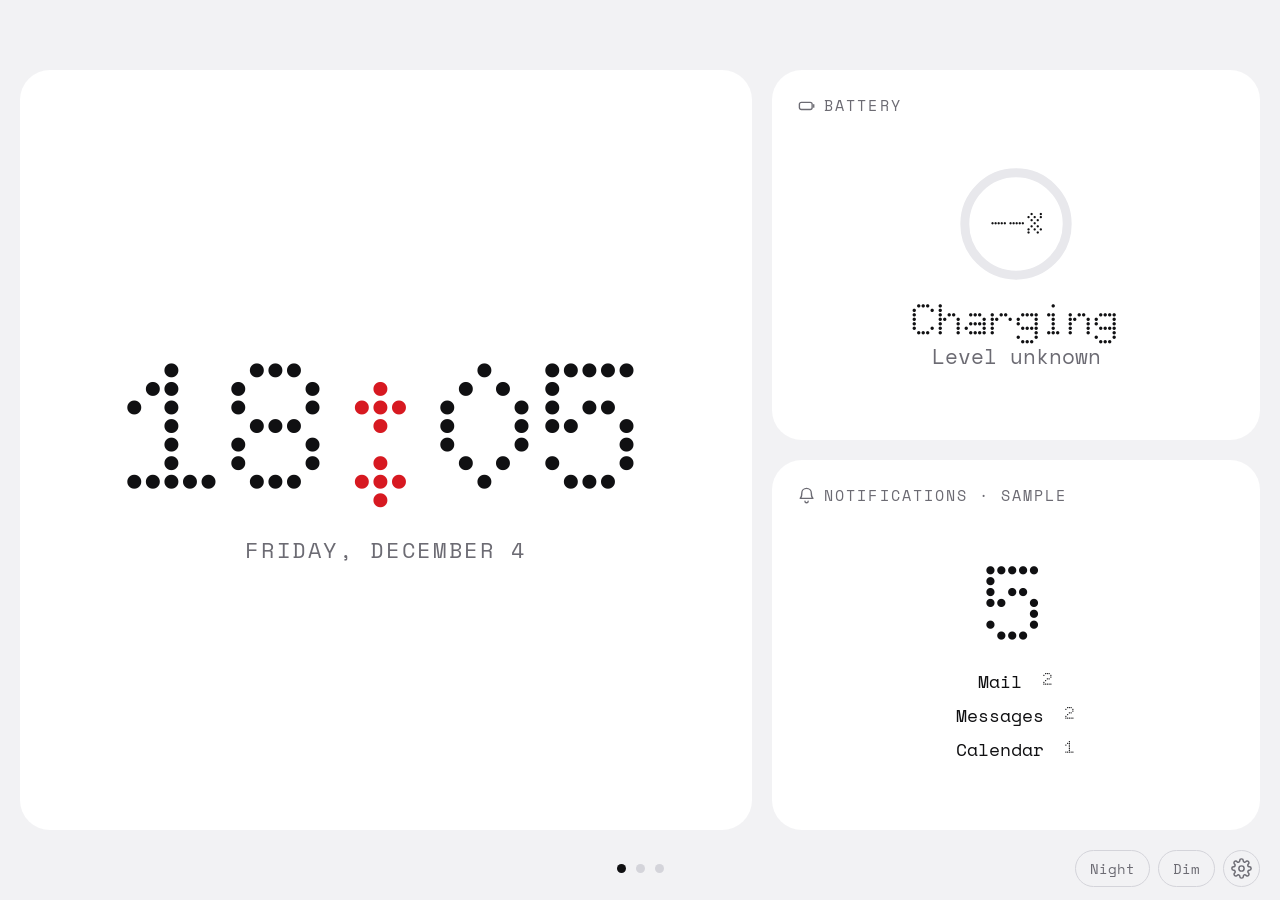
<file: web/index.html>
<!doctype html>
<html lang="en">
<head>
<meta charset="utf-8">
<meta name="viewport" content="width=device-width, initial-scale=1, viewport-fit=cover">
<title>Charge Dock</title>
<link rel="stylesheet" href="fonts/fonts.css">
<style>
  /* Layout: StandBy-style night dock. Landscape = clock tile left, swipeable tile pages right. Portrait = clock on top, tiles below. */
  :root {
    --bg: #050506;
    --surface: #121214;
    --surface-2: #1b1b1e;
    --line: #26262a;
    --fg: #f4f3f0;
    --muted: #7a7980;
    --accent: #d71921;
    --on-accent: #ffffff;
    --font: "Space Mono", ui-monospace, "SF Mono", Menlo, monospace;
    --dot: "Doto", "Space Mono", ui-monospace, monospace;
    --dot-weight: 700;
    --time-scale: 1;
    --h12-scale: 1;
    --dim-opacity: .3;
    --bar-h: 30px;   /* height of the bottom row (page dots and buttons) */
    /* The tiles sit in the middle of the screen: the room above them equals the room below (gap, bottom row, gap). */
    --top-inset: max(calc(var(--gap) * 2 + var(--bar-h)), env(safe-area-inset-top, 0px));
    --gap: clamp(12px, 3vmin, 20px);   /* the one spacing value: screen margins and the space between tiles */
    --inset-l: env(safe-area-inset-left, 0px);    /* the camera cutout or rounded corner, on whichever side it is */
    --inset-r: env(safe-area-inset-right, 0px);
    --side: max(var(--gap), var(--inset-l), var(--inset-r));   /* the same on both sides, so the dock sits centred on screen */
    color-scheme: dark;
  }
  :root[data-font="mono"] { --dot: "Space Mono", ui-monospace, "SF Mono", Menlo, monospace; --dot-weight: 400; --time-scale: .84; }
  :root[data-font="sans"] { --dot: system-ui, -apple-system, "Helvetica Neue", Roboto, sans-serif; --dot-weight: 200; --time-scale: .95; }
  :root[data-hour12="true"] { --h12-scale: .85; }
  :root[data-theme="light"] { --bg: #f2f2f4; --surface: #ffffff; --surface-2: #e8e8ec; --line: #d4d4da; --fg: #101012; --muted: #6c6b73; color-scheme: light; }
  [hidden] { display: none !important; }
  * { box-sizing: border-box; margin: 0; }
  html, body { height: 100%; }
  html { -webkit-tap-highlight-color: transparent; }   /* no blue flash on tap (Android WebView) */
  body {
    background: var(--bg); color: var(--fg); font-family: var(--font);
    padding-block: 0;
    padding-left: var(--side);
    padding-right: var(--side);
    overflow: hidden; -webkit-user-select: none; user-select: none;
  }
  button { font: inherit; color: inherit; background: none; border: 0; cursor: pointer; }
  button:focus-visible { outline: 2px solid var(--accent); outline-offset: 3px; }

  .dock { height: 100%; display: grid; grid-template-rows: minmax(0, 1fr) auto; gap: var(--gap); padding-block: var(--top-inset) var(--gap); transition: opacity .6s, transform 2s; }
  .dock.dim { opacity: var(--dim-opacity); }

  .stage { display: grid; grid-template-columns: minmax(0, 3fr) minmax(0, 2fr); gap: var(--gap); min-height: 0; }   /* the clock takes 60%, the tiles 40% */
  @media (max-aspect-ratio: 1/1) { .stage { grid-template-columns: 1fr; grid-template-rows: minmax(0, 3fr) minmax(0, 2fr); } }

  #battTile { touch-action: none; -webkit-touch-callout: none; }
  #battTile * { pointer-events: none; }   /* the whole tile is the target, wherever you press */
  .tile.clock { justify-content: center; align-items: center; cursor: pointer; container-type: normal; }
  .time { font-family: var(--dot); font-weight: var(--dot-weight); font-variation-settings: "ROND" 100; font-size: calc(min(14.5vw, 32vh) * var(--time-scale) * var(--h12-scale)); line-height: 1; letter-spacing: -.035em; font-variant-numeric: tabular-nums; white-space: nowrap; }
  @media (max-aspect-ratio: 1/1) { .time { font-size: calc(min(31vw, 22vh) * var(--time-scale) * var(--h12-scale)); } }
  :root[data-calm="true"] .colon { animation: none; }
  .colon { color: var(--accent); animation: pulse 2s steps(1) infinite; }
  .ampm:empty { display: none; }
  .ampm { font-family: var(--font); font-weight: 400; font-size: .2em; letter-spacing: .05em; margin-left: .25em; color: var(--muted); }
  @keyframes pulse { 50% { opacity: .25; } }
  .temp { margin-top: .8vmin; max-width: 100%; text-align: center; overflow-wrap: anywhere; color: var(--muted); font-size: clamp(12px, 2.4vmin, 20px); letter-spacing: .08em; text-transform: uppercase; }
  .date { margin-top: 1.6vmin; color: var(--muted); font-size: clamp(12px, 2.6vmin, 22px); font-weight: 400; letter-spacing: .12em; text-transform: uppercase; }

  .tiles { position: relative; min-height: 0; touch-action: pan-y; }
  .page { height: 100%; display: grid; grid-template-columns: minmax(0, 1fr); grid-template-rows: repeat(2, minmax(0, 1fr)); gap: var(--gap); animation: in .35s ease-out; }   /* two tiles, stacked */
  @media (max-aspect-ratio: 1/1) { .page { grid-template-columns: repeat(2, minmax(0, 1fr)); grid-template-rows: minmax(0, 1fr); } }   /* ...or side by side on a tall screen */
  .page.single { grid-template-columns: minmax(0, 1fr); grid-template-rows: minmax(0, 1fr); }
  @keyframes in { from { opacity: 0; transform: translateX(8px); } }
  .tile { background: var(--surface); border-radius: clamp(18px, 3.4vmin, 30px); padding: calc(var(--gap) * 1.25); display: flex; flex-direction: column; justify-content: space-between; min-width: 0; min-height: 0; overflow: hidden; container-type: size; }
  .label { display: flex; align-items: center; gap: .55em; color: var(--muted); font-size: clamp(10px, 1.9vmin, 14px); letter-spacing: .14em; text-transform: uppercase; }
  .label svg { width: 1.3em; height: 1.3em; flex: none; }
  .big { font-family: var(--dot); font-weight: var(--dot-weight); font-variation-settings: "ROND" 100; font-size: clamp(28px, 7.4vmin, 64px); line-height: 1; letter-spacing: -.02em; font-variant-numeric: tabular-nums; }
  .sub { color: var(--muted); font-size: clamp(12px, 2.3vmin, 17px); font-weight: 400; line-height: 1.4; }

  .ring { --ring: clamp(48px, min(38cqw, 66cqh), 220px); width: var(--ring); aspect-ratio: 1; position: relative; flex: none; }
  .ring svg { display: block; width: 100%; height: 100%; transform: rotate(-90deg); }   /* block: an inline svg left a gap under the circle, so the % sat lower than the ring's middle */
  .ring circle { fill: none; stroke-width: 7; }
  .ring .track { stroke: var(--surface-2); }
  .ring .fill { stroke: var(--accent); stroke-linecap: round; transition: stroke-dashoffset .8s; }
  .ring b { position: absolute; inset: 0; display: grid; place-items: center; font-family: var(--dot); font-weight: var(--dot-weight); font-variation-settings: "ROND" 100; font-size: calc(var(--ring) * .24); transform: translateX(.06em); }   /* the dot font leaves a little more room after the % than before the first digit */
  .batt { display: flex; align-items: center; gap: 4cqmin; min-width: 0; }

  .alarm .ampm, .alarm .big { white-space: nowrap; }
  .tiles .tile .alarm .big { font-size: clamp(22px, min(34cqh, 34cqw), 130px); }
  .tiles .tile .details .big { font-size: clamp(26px, min(34cqh, 40cqw), 140px); }
  #notifRows li span { min-width: 0; overflow: hidden; text-overflow: ellipsis; white-space: nowrap; }
  .notif { display: flex; align-items: center; gap: calc(var(--gap) * 1.5); min-width: 0; }
  .notif-side { flex: 1; min-width: 0; }
  #notifRows { list-style: none; padding: 0; margin: 0; display: grid; grid-template-columns: minmax(0, 1fr); min-width: 0; gap: .45em; font-size: clamp(12px, min(8cqh, 4cqw), 20px); color: var(--fg); }
  #notifRows li { display: flex; justify-content: space-between; gap: 1em; min-width: 0; }
  #notifRows li b { font-family: var(--dot); font-variation-settings: "ROND" 100; font-weight: var(--dot-weight); }
  #notifRows li.more { color: var(--muted); justify-content: flex-start; }
  #notifTile .sub { font-size: clamp(12px, min(8cqh, 4cqw), 20px); }
  .week { display: grid; grid-template-columns: repeat(7, minmax(0, 1fr)); gap: calc(var(--gap) * .5); text-align: center; }
  .week div { display: flex; flex-direction: column; align-items: center; justify-content: center; gap: .6em; padding: 12% 0; border-radius: 14px; background: var(--surface-2); color: var(--muted); font-size: clamp(11px, 4cqw, 20px); letter-spacing: 0; }
  .week b { font-family: var(--dot); font-variation-settings: "ROND" 100; font-weight: var(--dot-weight); font-size: clamp(18px, min(7.4cqw, 22cqh), 80px); line-height: 1; letter-spacing: 0; transform: translateX(.047em); color: var(--fg); opacity: .45; }
  .week .wn { display: none; }
  .week .today { color: var(--accent); box-shadow: inset 0 0 0 2px var(--accent); }
  .week .today b { color: var(--accent); opacity: 1; }
  .week .future b { opacity: 1; }
  .tiles .tile.tall > .week { flex: 1; margin-block: 10px 0; grid-auto-rows: minmax(0, 1fr); }

  /* Right-hand tiles: the content scales with its tile and sits centred under the label. */
  .tiles .tile > :last-child { margin-block: auto; }
  .tiles .label { font-size: clamp(10px, 4.6cqmin, 16px); }
  .tiles .tile .big { font-size: clamp(26px, min(34cqh, 60cqw), 170px); }
  .tiles .tile .sub { font-size: clamp(12px, min(8cqh, 11cqw), 26px); }
  .tiles .batt .big { font-size: clamp(22px, min(20cqh, 9cqw), 80px); }
  .tiles .batt .sub { font-size: clamp(11px, min(8cqh, 4cqw), 20px); }
  @container (max-aspect-ratio: 3/2) {   /* squarish or tall tile: one row per day (seven thin cards would not look right) */
    .week b { transform: none; }   /* the shift only matters for the centred day cards */
    .tiles .tile.tall > .week { grid-template-columns: 1fr; }
    .week div { flex-direction: row; justify-content: space-between; padding: 0 6cqw; font-size: clamp(12px, min(3.4cqh, 6cqw), 26px); }
    .week .wl { display: none; }
    .week .wn { display: inline; }
    .week b { font-size: clamp(22px, min(7cqh, 18cqw), 90px); }
  }
  @container (max-aspect-ratio: 11/10) {
    .tiles .tile .alarm .big { display: flex; flex-direction: column; align-items: center; line-height: .95; font-size: clamp(22px, min(25cqh, 52cqw), 150px); }
    .alarm .sep { display: none; }
    .alarm, .details { text-align: center; }
    .tiles .tile .details .big { font-size: clamp(26px, min(34cqh, 52cqw), 150px); }
  }
  /* Notifications stack their number over the rows only when the tile is tall enough; a short tile keeps them side by side. */
  @container (max-aspect-ratio: 8/5) and (min-height: 185px) {
    .notif { flex-direction: column; align-items: stretch; text-align: center; gap: 3cqmin; }
    #notifRows li { justify-content: center; gap: 1.2em; }
  }
  /* Battery and Notifications stack their contents once their tile is no wider than 8:5, which the narrow landscape column is. */
  @container (max-aspect-ratio: 8/5) {
    .batt { flex-direction: column; text-align: center; gap: 3cqmin; }
    .ring { --ring: clamp(44px, min(60cqw, 40cqh), 240px); }
    .tiles .batt .big { font-size: clamp(18px, min(13cqw, 14cqh), 90px); }
    .tiles .batt .sub { font-size: clamp(10px, min(5.5cqw, 6.5cqh), 24px); }
  }

  .bottom { height: var(--bar-h); display: grid; grid-template-columns: 1fr auto 1fr; align-items: center; color: var(--muted); font-size: clamp(11px, 2vmin, 14px); letter-spacing: .05em; }
  .dots { display: flex; gap: 10px; grid-column: 2; }
  .dots button { width: 9px; height: 9px; border-radius: 50%; background: var(--line); padding: 0; }
  .dots button[aria-current="true"] { background: var(--fg); }
  .pills { display: flex; gap: 8px; grid-column: 3; justify-self: end; }
  .pill { border: 1px solid var(--line); border-radius: 99px; padding: .5em 1em; color: var(--muted); }
  .pill[aria-pressed="true"] { color: var(--accent); border-color: var(--accent); }
  .pill.icon { padding: .5em; display: grid; place-items: center; }
  .pill.icon svg { width: 1.5em; height: 1.5em; }

  /* ---- settings ---- */
  .settings { position: fixed; inset: 0; z-index: 20; background: var(--bg); overflow-y: auto; padding-inline: var(--side); -webkit-user-select: none; user-select: none; }
  .sheet { max-width: 760px; margin-inline: auto; padding-bottom: 24px; }
  .sheet header { position: sticky; top: 0; display: flex; justify-content: space-between; align-items: center; padding-block: 14px 10px; background: var(--bg); z-index: 1; }
  .sheet h2 { font-family: var(--font); font-weight: 400; font-size: clamp(14px, 3vmin, 20px); letter-spacing: .14em; text-transform: uppercase; color: var(--muted); }
  #settingsClose { width: 40px; height: 40px; border-radius: 50%; background: var(--surface-2); font-size: 22px; line-height: 1; }
  .rows { display: grid; grid-template-columns: 1fr; gap: calc(var(--gap) * .7); }
  @media (min-aspect-ratio: 1/1) { .rows { grid-template-columns: 1fr 1fr; } }
  .row { background: var(--surface); border-radius: 18px; padding: 10px 14px; display: flex; align-items: center; justify-content: space-between; gap: 12px; min-height: 52px; }
  .rl { color: var(--fg); font-size: 13px; letter-spacing: .04em; }
  .seg { display: flex; border: 1px solid var(--line); border-radius: 99px; overflow: hidden; }
  .seg button { padding: .45em .9em; font-size: 12px; color: var(--muted); }
  .seg button[aria-pressed="true"] { background: var(--accent); color: var(--on-accent); }
  .swatches { display: flex; gap: 10px; }
  .swatches button { width: 26px; height: 26px; padding: 0; border-radius: 50%; background: var(--c); border: 2px solid transparent; }
  .swatches button[aria-pressed="true"] { border-color: var(--fg); box-shadow: 0 0 0 2px var(--surface) inset; }
  #customSwatch { --c: var(--surface-2); display: grid; place-items: center; color: var(--muted); }
  #customSwatch svg { width: 14px; height: 14px; }
  .row.custom { grid-column: 1 / -1; }
  .sliders { display: grid; gap: 10px; flex: 1; min-width: 0; }
  .sliders label { display: grid; grid-template-columns: 6.5em minmax(0, 1fr); align-items: center; gap: 10px; font-size: 12px; color: var(--muted); }
  .sliders input[type="range"] { -webkit-appearance: none; appearance: none; width: 100%; height: 12px; border-radius: 99px; background: var(--track); margin: 0; }
  .sliders input[type="range"]::-webkit-slider-thumb { -webkit-appearance: none; width: 24px; height: 24px; border-radius: 50%; background: #fff; border: 3px solid var(--bg); box-shadow: 0 0 0 1px var(--muted); }
  .sliders input[type="range"]::-moz-range-thumb { width: 18px; height: 18px; border-radius: 50%; background: #fff; border: 3px solid var(--bg); }
  #hue { --track: linear-gradient(90deg, hsl(0 100% 50%), hsl(60 100% 50%), hsl(120 100% 50%), hsl(180 100% 50%), hsl(240 100% 50%), hsl(300 100% 50%), hsl(360 100% 50%)); }
  #sat { --track: linear-gradient(90deg, hsl(var(--h) 0% var(--lp)), hsl(var(--h) 100% var(--lp))); }
  #lig { --track: linear-gradient(90deg, #000, hsl(var(--h) var(--sp) 50%), #fff); }
  #customHex { width: 8.2em; padding: .55em .7em; border: 1px solid var(--line); border-radius: 12px; background: var(--surface-2); color: var(--fg); font: inherit; font-size: 13px; letter-spacing: .04em; -webkit-user-select: text; user-select: text; text-transform: lowercase; }
  .field { width: 11em; padding: .55em .7em; border: 1px solid var(--line); border-radius: 12px; background: var(--surface-2); color: var(--fg); font: inherit; font-size: 13px; -webkit-user-select: text; user-select: text; }
  .field:focus-visible { outline: 2px solid var(--accent); outline-offset: 2px; }
  .field[aria-invalid="true"] { border-color: #ff5a4d; }
  #customHex:focus-visible { outline: 2px solid var(--accent); outline-offset: 2px; }
  #customHex[aria-invalid="true"] { border-color: #ff5a4d; }
  .step { display: flex; align-items: center; gap: 10px; }
  .step button { width: 32px; height: 32px; border-radius: 50%; background: var(--surface-2); font-size: 18px; line-height: 1; }
  .step output { min-width: 5.2em; text-align: center; font-size: 13px; color: var(--fg); font-variant-numeric: tabular-nums; }
  .switch { width: 46px; height: 28px; border-radius: 99px; background: var(--surface-2); position: relative; flex: none; transition: background .2s; }
  .switch::after { content: ""; position: absolute; top: 3px; left: 3px; width: 22px; height: 22px; border-radius: 50%; background: var(--muted); transition: transform .2s, background .2s; }
  .switch[aria-checked="true"] { background: var(--line); }
  .switch[aria-checked="true"]::after { background: var(--accent); transform: translateX(18px); }
  #resetSettings { margin-top: 14px; padding: .6em 1.2em; border: 1px solid var(--line); border-radius: 99px; color: var(--muted); font-size: 12px; }

  #flash { position: fixed; inset: 0; z-index: 100; background: radial-gradient(circle at 50% 50%, #fff 0, #fff 55%, var(--tint, #fff) 135%); box-shadow: inset 0 0 18vmin var(--tint, transparent); opacity: 0; pointer-events: none; }
  #orb { position: fixed; left: 50%; top: 50%; z-index: 99; width: 28px; height: 28px; border-radius: 50%; background: radial-gradient(circle, #fff 0 30%, var(--tint, #fff) 72%, transparent 100%); box-shadow: 0 0 24px 8px var(--tint, #fff); transform: translate(-50%, -50%); pointer-events: none; }
  body.red { --bg: #060102; --surface: #150607; --surface-2: #220a0c; --line: #301012; --fg: #e8352f; --muted: #7e211f; --accent: #ff5a4d; }
  @media (prefers-reduced-motion: reduce) { .colon, .page { animation: none; } .stage, .dock { transition: none; } }
</style>
</head>
<body>
<div class="dock" id="dock">
  <div class="stage" id="stage">
    <div class="clock tile">
      <div class="time" id="time" aria-live="off"><span id="hh">00</span><span class="colon">:</span><span id="mm">00</span><span class="ampm" id="ampm"></span></div>
      <div class="date" id="date"></div>
      <div class="temp" id="temp" hidden></div>
    </div>

    <div class="tiles" id="tiles">
      <section class="page" id="page0">
        <div class="tile" id="battTile">
          <div class="label"><svg viewBox="0 0 24 24" fill="none" stroke="currentColor" stroke-width="1.7" stroke-linecap="round" stroke-linejoin="round"><rect x="3" y="8" width="16" height="9" rx="2.5"/><path d="M21 11v3"/></svg>Battery</div>
          <div class="batt">
            <div class="ring">
              <svg viewBox="0 0 100 100"><circle class="track" cx="50" cy="50" r="40"/><circle class="fill" id="ringFill" cx="50" cy="50" r="40" stroke-dasharray="251.3" stroke-dashoffset="251.3"/></svg>
              <b id="pct">--%</b>
            </div>
            <div><div class="big" id="battBig">Charging</div><div class="sub" id="battSub">Level unknown</div></div>
          </div>
        </div>
        <div class="tile" id="notifTile" data-state="sample">
          <div class="label"><svg viewBox="0 0 24 24" fill="none" stroke="currentColor" stroke-width="1.7" stroke-linecap="round" stroke-linejoin="round"><path d="M6 9a6 6 0 1 1 12 0c0 5 2 6.5 2 6.5H4S6 14 6 9z"/><path d="M10 19a2 2 0 0 0 4 0"/></svg><span id="notifLabel">Notifications · sample</span></div>
          <div class="notif">
            <div class="big" id="notifTotal">0</div>
            <div class="notif-side">
              <ul id="notifRows"></ul>
              <div class="sub" id="notifMessage" hidden></div>
            </div>
          </div>
        </div>
      </section>

      <section class="page" id="page1" hidden>
        <div class="tile" id="alarmTile" data-state="sample">
          <div class="label"><svg viewBox="0 0 24 24" fill="none" stroke="currentColor" stroke-width="1.7" stroke-linecap="round" stroke-linejoin="round"><circle cx="12" cy="13" r="7.5"/><path d="M12 9v4l2.5 1.5M4 5l3-2M20 5l-3-2"/></svg><span id="alarmLabel">Next alarm \u00b7 sample</span></div>
          <div class="alarm">
            <div class="big" id="alarmTime"><span id="alarmH">--</span><span class="sep">:</span><span id="alarmM">--</span><span class="ampm" id="alarmAmpm"></span></div>
            <div class="sub" id="alarmWhen">&nbsp;</div>
          </div>
        </div>
        <div class="tile" id="detailsTile" data-state="sample">
          <div class="label"><svg viewBox="0 0 24 24" fill="none" stroke="currentColor" stroke-width="1.7" stroke-linecap="round" stroke-linejoin="round"><path d="M14 14.8V5a2 2 0 1 0-4 0v9.8a4 4 0 1 0 4 0z"/></svg><span id="detailsLabel">Battery details \u00b7 sample</span></div>
          <div class="details">
            <div class="big" id="detailsBig">&ndash;</div>
            <div class="sub" id="detailsSub">&nbsp;</div>
          </div>
        </div>
      </section>

      <section class="page single" id="page2" hidden>
        <div class="tile tall">
          <div class="label"><svg viewBox="0 0 24 24" fill="none" stroke="currentColor" stroke-width="1.7" stroke-linecap="round"><circle cx="5" cy="12" r="1.3"/><circle cx="12" cy="12" r="1.3"/><circle cx="19" cy="12" r="1.3"/></svg>This week</div>
          <div class="week" id="week"></div>
        </div>
      </section>
    </div>
  </div>

  <div class="bottom">
    <div class="dots" role="group" aria-label="Pages">
      <button aria-label="Page 1" aria-current="true" data-page="0"></button>
      <button aria-label="Page 2" aria-current="false" data-page="1"></button>
      <button aria-label="Page 3" aria-current="false" data-page="2"></button>
    </div>
    <div class="pills">
      <button class="pill" id="redBtn" aria-pressed="false">Night</button>
      <button class="pill" id="dimBtn">Dim</button>
      <button class="pill icon" id="settingsBtn" aria-label="Settings"><svg viewBox="0 0 24 24" fill="none" stroke="currentColor" stroke-width="1.7" stroke-linecap="round" stroke-linejoin="round"><circle cx="12" cy="12" r="3"/><path d="M19.4 15a1.7 1.7 0 0 0 .3 1.8l.1.1a2 2 0 1 1-2.8 2.8l-.1-.1a1.7 1.7 0 0 0-1.8-.3 1.7 1.7 0 0 0-1 1.5V21a2 2 0 1 1-4 0v-.1a1.7 1.7 0 0 0-1.1-1.5 1.7 1.7 0 0 0-1.8.3l-.1.1a2 2 0 1 1-2.8-2.8l.1-.1a1.7 1.7 0 0 0 .3-1.8 1.7 1.7 0 0 0-1.5-1H3a2 2 0 1 1 0-4h.1a1.7 1.7 0 0 0 1.5-1.1 1.7 1.7 0 0 0-.3-1.8l-.1-.1a2 2 0 1 1 2.8-2.8l.1.1a1.7 1.7 0 0 0 1.8.3H9a1.7 1.7 0 0 0 1-1.5V3a2 2 0 1 1 4 0v.1a1.7 1.7 0 0 0 1 1.5 1.7 1.7 0 0 0 1.8-.3l.1-.1a2 2 0 1 1 2.8 2.8l-.1.1a1.7 1.7 0 0 0-.3 1.8V9a1.7 1.7 0 0 0 1.5 1H21a2 2 0 1 1 0 4h-.1a1.7 1.7 0 0 0-1.5 1z"/></svg></button>
    </div>
  </div>
</div>

<div id="flash" aria-hidden="true" style="opacity:0"></div>
<div id="orb" aria-hidden="true" hidden></div>

<div class="settings" id="settings" role="dialog" aria-modal="true" aria-labelledby="settingsTitle" hidden>
  <div class="sheet">
    <header>
      <h2 id="settingsTitle">Settings</h2>
      <button id="settingsClose" aria-label="Close settings">&times;</button>
    </header>
    <div class="rows">
      <div class="row"><span class="rl">Clock font</span>
        <div class="seg"><button data-font="dot">Dot</button><button data-font="mono">Mono</button><button data-font="sans">Sans</button></div></div>
      <div class="row"><span class="rl">Theme</span>
        <div class="seg"><button data-themeopt="dark">Dark</button><button data-themeopt="light">Light</button><button data-themeopt="system">Device</button></div></div>
      <div class="row"><span class="rl">Accent colour</span>
        <div class="swatches">
          <button data-accent="#d71921" style="--c:#d71921" aria-label="Red"></button>
          <button data-accent="#ffb25b" style="--c:#ffb25b" aria-label="Amber"></button>
          <button data-accent="#5be28c" style="--c:#5be28c" aria-label="Green"></button>
          <button data-accent="#4aa3ff" style="--c:#4aa3ff" aria-label="Blue"></button>
          <button data-accent="#f4f3f0" style="--c:#f4f3f0" aria-label="White"></button>
          <button id="customSwatch" aria-label="Custom colour" aria-pressed="false"><svg viewBox="0 0 24 24" fill="none" stroke="currentColor" stroke-width="2" stroke-linecap="round" stroke-linejoin="round" aria-hidden="true"><path d="M17 3a2.83 2.83 0 1 1 4 4L7.5 20.5 2 22l1.5-5.5L17 3z"/></svg></button>
        </div></div>
      <div class="row custom" id="customRow" hidden>
        <div class="sliders">
          <label>Hue <input type="range" id="hue" min="0" max="360" value="0" aria-label="Hue"></label>
          <label>Saturation <input type="range" id="sat" min="0" max="100" value="100" aria-label="Saturation"></label>
          <label>Lightness <input type="range" id="lig" min="0" max="100" value="50" aria-label="Lightness"></label>
        </div>
        <input type="text" id="customHex" value="#d71921" maxlength="10" inputmode="text" autocomplete="off" autocapitalize="off" spellcheck="false" aria-label="Hex colour code" aria-invalid="false">
      </div>
      <div class="row"><span class="rl">Time format</span>
        <div class="seg"><button data-hour12="false">24-hour</button><button data-hour12="true">12-hour</button></div></div>
      <div class="row"><span class="rl">Temperature</span>
        <div class="seg"><button data-unit="C">&deg;C</button><button data-unit="F">&deg;F</button></div></div>
      <div class="row"><span class="rl">Weather city</span>
        <input type="text" id="cityInput" class="field" maxlength="60" placeholder="Automatic" autocomplete="off" autocapitalize="words" spellcheck="false" aria-label="Weather city" aria-invalid="false"></div>
      <div class="row"><span class="rl">Week starts on</span>
        <div class="seg"><button data-weekstart="1">Monday</button><button data-weekstart="0">Sunday</button></div></div>
      <div class="row"><span class="rl">Turn down visual effects</span>
        <button class="switch" id="setReduce" role="switch" aria-checked="false" aria-label="Turn down visual effects"></button></div>
      <div class="row"><span class="rl">Auto-dim at night</span>
        <button class="switch" id="setAuto" role="switch" aria-checked="true" aria-label="Auto-dim at night"></button></div>
      <div class="row"><span class="rl">Dim brightness</span>
        <div class="step"><button id="levelMinus" aria-label="Dimmer">&minus;</button><output id="levelValue">30%</output><button id="levelPlus" aria-label="Brighter">+</button></div></div>
      <div class="row"><span class="rl">Dim from</span>
        <div class="step"><button id="startMinus" aria-label="Start one hour earlier">&minus;</button><output id="startValue">22:00</output><button id="startPlus" aria-label="Start one hour later">+</button></div></div>
      <div class="row"><span class="rl">Dim until</span>
        <div class="step"><button id="endMinus" aria-label="End one hour earlier">&minus;</button><output id="endValue">07:00</output><button id="endPlus" aria-label="End one hour later">+</button></div></div>
    </div>
    <button id="resetSettings">Reset to defaults</button>
  </div>
</div>

<script src="dock-logic.js"></script>
<script>
  const $ = id => document.getElementById(id);
  const pad = n => String(n).padStart(2, '0');

  // ---- settings (stored on the device, validated on load) ----
  const KEY = 'charge-dock-settings';
  let S;
  try { S = DockLogic.normalizeSettings(JSON.parse(localStorage.getItem(KEY))); }
  catch (e) { S = DockLogic.normalizeSettings(null); }
  const saveSettings = () => { try { localStorage.setItem(KEY, JSON.stringify(S)); } catch (e) {} };

  let manual = null, lastNight = null, dayKey = '', customOpen = false;

  // Only touch the DOM when the text changed, so the blinking colon is never re-created.
  const setText = (id, text) => { const el = $(id); if (el.textContent !== text) el.textContent = text; };

  // ---- clock, date, week ----
  function tick() {
    const n = new Date();
    const t = DockLogic.formatTime(n, S.hour12);
    setText('hh', t.hh); setText('mm', t.mm); setText('ampm', t.suffix);
    if (typeof renderAlarm === 'function') renderAlarm();
    $('date').textContent = n.toLocaleDateString(undefined, { weekday: 'long', month: 'long', day: 'numeric' });
    const key = n.toDateString();
    if (key !== dayKey) {
      dayKey = key;
      $('week').innerHTML = DockLogic.weekStrip(n, S.weekStart).map(d =>
        '<div class="' + d.state + '"><span class="wl">' + d.letter + '</span><span class="wn">' + d.name + '</span><b>' + pad(d.day) + '</b></div>').join('');
    }
  }

  // ---- theme: dark, light, or the phone's choice; accent adjusted so it stays visible ----
  let systemDark = true, systemFromApp = false;
  try {
    const mq = matchMedia('(prefers-color-scheme: dark)');
    systemDark = mq.matches;
    mq.addEventListener('change', e => { if (systemFromApp) return; systemDark = e.matches; applyDimming(); });
  } catch (e) {}
  window.setSystemTheme = isDark => { systemFromApp = true; systemDark = !!isDark; applyDimming(); };
  function paintTheme(resolved) {
    const root = document.documentElement;
    const shown = DockLogic.visibleAccent(S.accent, resolved);
    root.dataset.theme = resolved;
    root.style.setProperty('--accent', shown);
    root.style.setProperty('--on-accent', DockLogic.onAccent(shown));
  }

  // ---- dimming: the schedule decides, the Dim pill overrides until the next boundary ----
  function applyDimming() {
    const night = DockLogic.isNight(new Date(), S.dimStart, S.dimEnd);
    if (night !== lastNight) { lastNight = night; manual = null; }
    const dim = manual !== null ? manual : (S.autoDim && night);
    $('dock').classList.toggle('dim', dim);
    paintTheme(DockLogic.resolveTheme(S.theme, systemDark, dim));
    $('dimBtn').textContent = dim ? 'Bright' : 'Dim';
    $('dimBtn').dataset.dim = String(dim);
  }

  // ---- apply settings to the page and the settings screen ----
  function applySettings(fromSlider = false) {
    const root = document.documentElement;
    root.dataset.font = S.font;
    root.dataset.hour12 = String(S.hour12);
    root.style.setProperty('--dim-opacity', String(S.dimLevel / 100));
    document.body.classList.toggle('red', S.red);
    const mark = (attr, value) => document.querySelectorAll('[data-' + attr + ']').forEach(b =>
      b.setAttribute('aria-pressed', String(b.dataset[attr] === String(value))));
    mark('font', S.font); mark('themeopt', S.theme); mark('unit', S.unit);
    if (document.activeElement !== $('cityInput')) $('cityInput').value = S.weatherCity ? S.weatherCity.name : ''; mark('accent', S.accent); mark('hour12', S.hour12); mark('weekstart', S.weekStart);
    const preset = DockLogic.ACCENTS.includes(S.accent);
    $('customSwatch').setAttribute('aria-pressed', String(!preset));
    if (preset) { $('customSwatch').style.removeProperty('--c'); $('customSwatch').style.removeProperty('color'); }
    else { $('customSwatch').style.setProperty('--c', S.accent); $('customSwatch').style.color = DockLogic.onAccent(S.accent); }
    $('customRow').hidden = preset && !customOpen;
    const hsl = DockLogic.hexToHsl(S.accent);
    if (!fromSlider) { $('hue').value = hsl.h; $('sat').value = hsl.s; $('lig').value = hsl.l; }
    $('customRow').style.setProperty('--h', $('hue').value);
    $('customRow').style.setProperty('--sp', $('sat').value + '%');
    $('customRow').style.setProperty('--lp', $('lig').value + '%');
    if (document.activeElement !== $('customHex')) $('customHex').value = S.accent;
    $('setAuto').setAttribute('aria-checked', String(S.autoDim));
    $('setReduce').setAttribute('aria-checked', String(S.reduceEffects));
    root.dataset.calm = String(S.reduceEffects);
    $('startValue').textContent = DockLogic.formatHour(S.dimStart, S.hour12);
    $('endValue').textContent = DockLogic.formatHour(S.dimEnd, S.hour12);
    $('levelValue').textContent = S.dimLevel + '%';
    $('redBtn').setAttribute('aria-pressed', String(S.red));
    dayKey = ''; tick(); applyDimming(); if (typeof renderWeather === 'function') { renderWeather(); renderAlarm(); renderDetails(); }
  }
  const change = fn => { fn(); saveSettings(); applySettings(); };

  // ---- settings screen ----
  const settings = $('settings');
  const openSettings = () => { settings.hidden = false; $('settingsClose').focus(); };
  const closeSettings = () => { settings.hidden = true; $('settingsBtn').focus(); };
  $('settingsBtn').onclick = openSettings;
  $('settingsClose').onclick = closeSettings;
  const actions = {
    setAuto: () => { S.autoDim = !S.autoDim; manual = null; },
    setReduce: () => { S.reduceEffects = !S.reduceEffects; },
    levelMinus: () => { S.dimLevel = Math.max(10, S.dimLevel - 10); },
    levelPlus: () => { S.dimLevel = Math.min(80, S.dimLevel + 10); },
    startMinus: () => { S.dimStart = (S.dimStart + 23) % 24; },
    startPlus: () => { S.dimStart = (S.dimStart + 1) % 24; },
    endMinus: () => { S.dimEnd = (S.dimEnd + 23) % 24; },
    endPlus: () => { S.dimEnd = (S.dimEnd + 1) % 24; },
    resetSettings: () => { S = DockLogic.normalizeSettings(null); manual = null; customOpen = false; },
    customSwatch: () => { customOpen = true; },
  };
  settings.addEventListener('click', e => {
    const b = e.target.closest('button'); if (!b) return;
    const d = b.dataset;
    if (d.font) change(() => { S.font = d.font; });
    else if (d.themeopt) change(() => { S.theme = d.themeopt; });
    else if (d.unit) change(() => { S.unit = d.unit; });
    else if (d.accent) change(() => { S.accent = d.accent; customOpen = false; });
    else if (d.hour12) change(() => { S.hour12 = d.hour12 === 'true'; });
    else if (d.weekstart) change(() => { S.weekStart = Number(d.weekstart); });
    else if (actions[b.id]) change(actions[b.id]);
  });

  $('customRow').addEventListener('input', e => {
    if (e.target.type !== 'range') return;
    S.accent = DockLogic.hslToHex(Number($('hue').value), Number($('sat').value), Number($('lig').value));
    saveSettings(); applySettings(true);
  });

  $('customHex').addEventListener('input', () => {
    const hex = DockLogic.parseHexInput($('customHex').value);
    $('customHex').setAttribute('aria-invalid', String(hex === null));
    if (hex === null) return;
    customOpen = true;
    S.accent = hex; saveSettings(); applySettings();
  });
  $('customHex').addEventListener('blur', () => {
    $('customHex').value = S.accent;
    $('customHex').setAttribute('aria-invalid', 'false');
  });

  // ---- quick controls ----
  $('dimBtn').onclick = () => { manual = $('dimBtn').dataset.dim !== 'true'; applyDimming(); };
  const toggleRed = () => change(() => { S.red = !S.red; });
  $('redBtn').onclick = toggleRed;
  const WOBBLE = 28;   // px a finger may drift during a hold before it counts as a slide
  const clockTile = document.querySelector('.tile.clock');
  clockTile.addEventListener('contextmenu', e => e.preventDefault());
  clockTile.onclick = toggleRed;   // tap the clock for Night mode

  // Swipe up from the lower part of the screen to leave, the way you close an app. In the screen saver the phone's own
  // gesture bar is hidden, so the dock handles this itself. Touch events keep arriving while the page is being panned.
  let swipe = null;
  const swipeStart = (x, y) => { swipe = (window.DockHost && typeof window.DockHost.exit === 'function' && settings.hidden && y >= innerHeight * 0.5) ? { x, y } : null; };
  const swipeMove = (x, y) => {
    if (!swipe) return;
    const up = swipe.y - y, across = Math.abs(x - swipe.x);
    if (up > 60 && up > across * 1.5) { swipe = null; window.DockHost.exit(); }
  };
  document.addEventListener('touchstart', e => { if (e.touches.length === 1) swipeStart(e.touches[0].clientX, e.touches[0].clientY); else swipe = null; }, { passive: true });
  document.addEventListener('touchmove', e => { if (e.touches.length === 1) swipeMove(e.touches[0].clientX, e.touches[0].clientY); }, { passive: true });
  ['touchend', 'touchcancel'].forEach(t => document.addEventListener(t, () => { swipe = null; }, { passive: true }));
  document.addEventListener('pointerdown', e => { if (e.pointerType === 'mouse') swipeStart(e.clientX, e.clientY); });
  document.addEventListener('pointermove', e => { if (e.pointerType === 'mouse') swipeMove(e.clientX, e.clientY); });
  document.addEventListener('pointerup', e => { if (e.pointerType === 'mouse') swipe = null; });

  // ---- pages: dots, arrow keys, swipe ----
  let page = 0;
  function setPage(p) {
    page = Math.max(0, Math.min(2, p));
    for (let i = 0; i < 3; i++) $('page' + i).hidden = page !== i;
    document.querySelectorAll('.dots button').forEach(b => b.setAttribute('aria-current', String(Number(b.dataset.page) === page)));
  }
  document.querySelectorAll('.dots button').forEach(b => { b.onclick = () => setPage(Number(b.dataset.page)); });
  let startX = null;
  $('tiles').addEventListener('pointerdown', e => { startX = e.clientX; });
  $('tiles').addEventListener('pointerup', e => {
    if (startX !== null && Math.abs(e.clientX - startX) > 50) setPage(page + (e.clientX < startX ? 1 : -1));
    startX = null;
  });
  $('tiles').addEventListener('pointercancel', () => { startX = null; });
  addEventListener('keydown', e => {
    if (e.key === 'Escape' && !settings.hidden) closeSettings();
    else if (settings.hidden && e.key === 'ArrowRight') setPage(page + 1);
    else if (settings.hidden && e.key === 'ArrowLeft') setPage(page - 1);
  });

  // ---- battery: the Android app calls window.setBattery(level 0..1 or -1, charging, secondsToFull or -1, pluggedIn, source, speed) ----
  let lastBattery = [-1, true, -1, true, '', ''], eggRunning = false, lastFlashAgent = null;
  function renderBattery() {
    const [level, charging, secsToFull, pluggedIn, source, speed] = lastBattery;
    const t = DockLogic.batteryText(level, charging, secsToFull, pluggedIn, source, speed);
    const known = Number.isFinite(level) && level >= 0;
    $('pct').textContent = t.pct;
    $('battBig').textContent = t.big;
    $('battSub').textContent = t.sub;
    $('ringFill').style.strokeDashoffset = String(known ? 251.3 * (1 - Math.min(level, 1)) : 251.3);
  }
  // source is 'ac', 'usb', 'wireless', 'dock' or ''; speed is 'fast', 'normal', 'slow' or '' (the phone doesn't say)
  window.setBattery = (level, charging, secsToFull, pluggedIn = charging, source = '', speed = '') => {
    lastBattery = [level, charging, secsToFull, pluggedIn, source, speed];
    if (!eggRunning) renderBattery();   // a hidden effect may be showing; the newest reading appears when it ends
  };
  window.setBattery(-1, true, -1);

  // ---- weather: shown only when the internet answers; offline or on any failure the line is not there at all ----
  let weather = null, ipLocation = null, weatherRun = 0, retryTimer = null;
  function renderWeather() {
    const line = DockLogic.weatherLine(weather, S.unit), el = $('temp');
    el.textContent = line;
    el.hidden = !line;
  }
  async function getJson(url) {
    const abort = new AbortController(), timer = setTimeout(() => abort.abort(), 10000);
    try {
      const r = await fetch(url, { signal: abort.signal });
      if (!r.ok) throw new Error('http ' + r.status);
      return await r.json();
    } finally { clearTimeout(timer); }
  }
  async function refreshWeather() {
    const run = ++weatherRun;                       // only the newest request may change what is shown
    clearTimeout(retryTimer);
    let result = null;
    try {
      if (navigator.onLine === false) throw new Error('offline');
      let loc = S.weatherCity;                      // the city from Settings, else a rough location from the connection
      if (!loc) { ipLocation = ipLocation || DockLogic.parseIpLocation(await getJson(DockLogic.IP_LOCATION_URL)); loc = ipLocation; }
      const f = loc && DockLogic.parseForecast(await getJson(DockLogic.forecastUrl(loc.lat, loc.lon)));
      result = f ? { ...f, name: loc.name } : null;
    } catch (e) { ipLocation = null; }
    if (run !== weatherRun) return;
    weather = result;
    renderWeather();
    if (!weather) retryTimer = setTimeout(refreshWeather, 5 * 60 * 1000);   // try again in a few minutes
  }
  async function commitCity() {
    const input = $('cityInput'), text = input.value.trim();
    if (!text) { S.weatherCity = null; input.setAttribute('aria-invalid', 'false'); saveSettings(); refreshWeather(); return; }
    try {
      const found = DockLogic.parseGeocode(await getJson(DockLogic.geocodeUrl(text)));
      if (!found) throw new Error('not found');
      S.weatherCity = found; input.value = found.name; input.setAttribute('aria-invalid', 'false');
      saveSettings(); refreshWeather();
    } catch (e) { input.setAttribute('aria-invalid', 'true'); }   // not found, or no connection: leave the weather as it is
  }
  $('cityInput').addEventListener('change', commitCity);
  $('cityInput').addEventListener('keydown', e => { if (e.key === 'Enter') e.target.blur(); });
  addEventListener('online', refreshWeather);
  setInterval(refreshWeather, 30 * 60 * 1000);

  // ---- next alarm: the Android app calls setNextAlarm(epochMillis, or null for none) ----
  let alarmState = window.DockHost ? 'none' : 'sample', alarmMs = null;   // in a plain browser: a labelled sample
  const sampleAlarmMs = () => { const n = new Date(), a = new Date(n.getFullYear(), n.getMonth(), n.getDate(), 7, 0); if (a <= n) a.setDate(a.getDate() + 1); return a.getTime(); };
  function renderAlarm() {
    const a = DockLogic.alarmSummary(alarmState === 'sample' ? sampleAlarmMs() : alarmMs, Date.now(), S.hour12);
    $('alarmTile').dataset.state = a.none ? 'none' : alarmState;
    setText('alarmLabel', alarmState === 'sample' ? 'Next alarm \u00b7 sample' : 'Next alarm');
    setText('alarmH', a.none ? '--' : a.hh);
    setText('alarmM', a.none ? '--' : a.mm);
    setText('alarmAmpm', a.none ? '' : a.suffix);
    setText('alarmWhen', a.none ? 'No alarm set' : a.when + (a.day ? ' \u00b7 ' + a.day : ''));
  }
  window.setNextAlarm = ms => { alarmState = 'ready'; alarmMs = Number.isFinite(ms) ? ms : null; renderAlarm(); };

  // ---- battery details: the app calls setBatteryDetails(temperatureC | null, millivolts | null, healthCode) ----
  let detailsState = window.DockHost ? 'waiting' : 'sample', details = [null, null, 0];
  function renderDetails() {
    const [t, mv, h] = detailsState === 'sample' ? [31.2, 4210, 2] : details;
    const d = DockLogic.batteryDetailsText(t, mv, h, S.unit);
    $('detailsTile').dataset.state = detailsState;
    setText('detailsLabel', detailsState === 'sample' ? 'Battery details \u00b7 sample' : 'Battery details');
    setText('detailsBig', d.big);
    setText('detailsSub', d.sub);
  }
  window.setBatteryDetails = (t, mv, h) => { detailsState = 'ready'; details = [t, mv, h]; renderDetails(); };
  renderAlarm(); renderDetails();

  // ---- notifications: the Android app calls setNotifications([{app, count}, ...]) and setNotificationAccess(bool) ----
  const SAMPLE_NOTIFICATIONS = [{ app: 'Messages', count: 2 }, { app: 'Mail', count: 2 }, { app: 'Calendar', count: 1 }];
  let notifState = window.DockHost ? 'needs-access' : 'sample';     // in a plain browser: sample data
  let notifItems = notifState === 'sample' ? SAMPLE_NOTIFICATIONS : [];
  function renderNotifications() {
    $('notifTile').dataset.state = notifState;
    $('notifLabel').textContent = notifState === 'sample' ? 'Notifications \u00b7 sample' : 'Notifications';
    const rowsEl = $('notifRows'), msg = $('notifMessage');
    rowsEl.textContent = '';
    if (notifState === 'needs-access') {
      $('notifTotal').textContent = '\u2013';
      msg.textContent = 'Turn on notification access in the Charge Dock app';
      msg.hidden = false;
      return;
    }
    const s = DockLogic.summarizeNotifications(notifItems);
    $('notifTotal').textContent = s.totalLabel;
    s.rows.forEach(r => {
      const li = document.createElement('li'), name = document.createElement('span'), count = document.createElement('b');
      name.textContent = r.app; count.textContent = r.label;      // textContent: app names are never treated as HTML
      li.append(name, count); rowsEl.append(li);
    });
    if (s.more > 0) { const li = document.createElement('li'); li.className = 'more'; li.textContent = '+' + s.more + ' more'; rowsEl.append(li); }
    msg.textContent = 'Nothing new';
    msg.hidden = s.total > 0;
  }
  window.setNotifications = items => { notifState = 'ready'; notifItems = Array.isArray(items) ? items : []; renderNotifications(); };
  window.setNotificationAccess = granted => {
    if (!granted) { notifState = 'needs-access'; notifItems = []; } else if (notifState === 'needs-access') { notifState = 'ready'; }
    renderNotifications();
  };
  renderNotifications();

  // ---- hidden: hold the battery tile for two seconds ----
  // The ring charges up to 100%, then one of the agents with a flash ability flashes the screen white, once, and everything returns.
  let eggPhase = 'idle', eggCounter = null;       // idle -> charging (only while you keep holding) -> flashing
  function runEgg() {
    eggRunning = true;
    eggPhase = 'charging';
    const f = DockLogic.pickFlash(Math.random(), lastFlashAgent);
    const reduce = matchMedia('(prefers-reduced-motion: reduce)').matches;   // people who asked for less motion get no orb and no white flash
    const ring = $('ringFill'), start = lastBattery[0], { chargeMs } = DockLogic.EGG;
    // 1. the ring charges up, the percentage counting with it. Letting go before 100% puts everything back (abortCharge).
    ring.style.transition = 'stroke-dashoffset ' + chargeMs + 'ms linear';
    ring.style.strokeDashoffset = '0';
    let elapsed = 0;
    eggCounter = setInterval(() => {
      elapsed += 50;
      $('pct').textContent = DockLogic.chargePercent(start, elapsed, chargeMs) + '%';
      if (elapsed < chargeMs) return;
      clearInterval(eggCounter); eggCounter = null;
      eggPhase = 'flashing';
      lastFlashAgent = f.agent;
      $('pct').textContent = '100%';
      $('battBig').textContent = 'Fully flashed';
      $('battSub').hidden = true;
      reduce ? setTimeout(endEgg, 1500) : flashPhase(f);
    }, 50);
  }
  // You let go (or slid away) before the ring was full: back to normal, and it never goes on to 100%.
  function abortCharge() {
    if (eggPhase !== 'charging') return;
    clearInterval(eggCounter); eggCounter = null;
    eggPhase = 'idle';
    const ring = $('ringFill');
    ring.style.transition = 'stroke-dashoffset 400ms ease-out';   // the ring drops back smoothly
    eggRunning = false;
    renderBattery();
    setTimeout(() => { ring.style.transition = ''; }, 450);
  }
  function flashPhase(f) {
    const flash = $('flash'), orb = $('orb');
    flash.dataset.agent = f.id;
    flash.style.setProperty('--tint', f.tint);
    orb.style.setProperty('--tint', f.tint);
    orb.hidden = false;
    if (orb.animate) {
      orb.animate(
        f.points.map(([x, y, scale = 1]) => ({ left: x + '%', top: y + '%', transform: 'translate(-50%, -50%) scale(' + scale + ')' })),
        { duration: f.windup, easing: 'ease-in', fill: 'forwards' });
    }
    setTimeout(() => {
      orb.hidden = true;                      // 2. the orb pops...
      flash.style.transition = 'none';
      flash.style.opacity = '1';              // ...and the screen goes white once
      setTimeout(() => { flash.style.transition = 'opacity ' + f.fade + 'ms ease-out'; flash.style.opacity = '0'; }, f.hold);
      setTimeout(() => { delete flash.dataset.agent; endEgg(); }, f.hold + f.fade);
    }, f.windup);
  }
  function endEgg() {
    $('ringFill').style.transition = '';
    eggPhase = 'idle';
    eggRunning = false;
    $('battSub').hidden = false;
    renderBattery();
  }
  const battTile = $('battTile');
  let eggTimer = null, eggX = 0, eggY = 0;
  const cancelEgg = () => { clearTimeout(eggTimer); eggTimer = null; abortCharge(); };
  battTile.addEventListener('pointerdown', e => {
    if (eggRunning || S.reduceEffects) return;
    eggX = e.clientX; eggY = e.clientY; cancelEgg();
    try { battTile.setPointerCapture(e.pointerId); } catch (err) {}
    eggTimer = setTimeout(() => { eggTimer = null; runEgg(); }, DockLogic.EGG.holdMs);
  });
  battTile.addEventListener('pointermove', e => { if ((eggTimer || eggPhase === 'charging') && Math.hypot(e.clientX - eggX, e.clientY - eggY) > WOBBLE) cancelEgg(); });
  ['pointerup', 'pointercancel', 'pointerleave'].forEach(t => battTile.addEventListener(t, cancelEgg));
  battTile.addEventListener('contextmenu', e => e.preventDefault());

  // ---- keep the screen on (when the browser allows it) ----
  async function keepAwake() { try { if (navigator.wakeLock) await navigator.wakeLock.request('screen'); } catch (e) {} }
  keepAwake(); document.addEventListener('visibilitychange', () => { if (!document.hidden) keepAwake(); });

  // ---- burn-in protection: drift the whole dock a few pixels every 2 minutes ----
  setInterval(() => {
    $('dock').style.transform = 'translate(' + (Math.random() * 12 - 6).toFixed(1) + 'px,' + (Math.random() * 12 - 6).toFixed(1) + 'px)';
  }, 120000);

  applySettings();
  refreshWeather();
  setInterval(tick, 1000);
  setInterval(applyDimming, 5000);
</script>
</body>
</html>
</file>
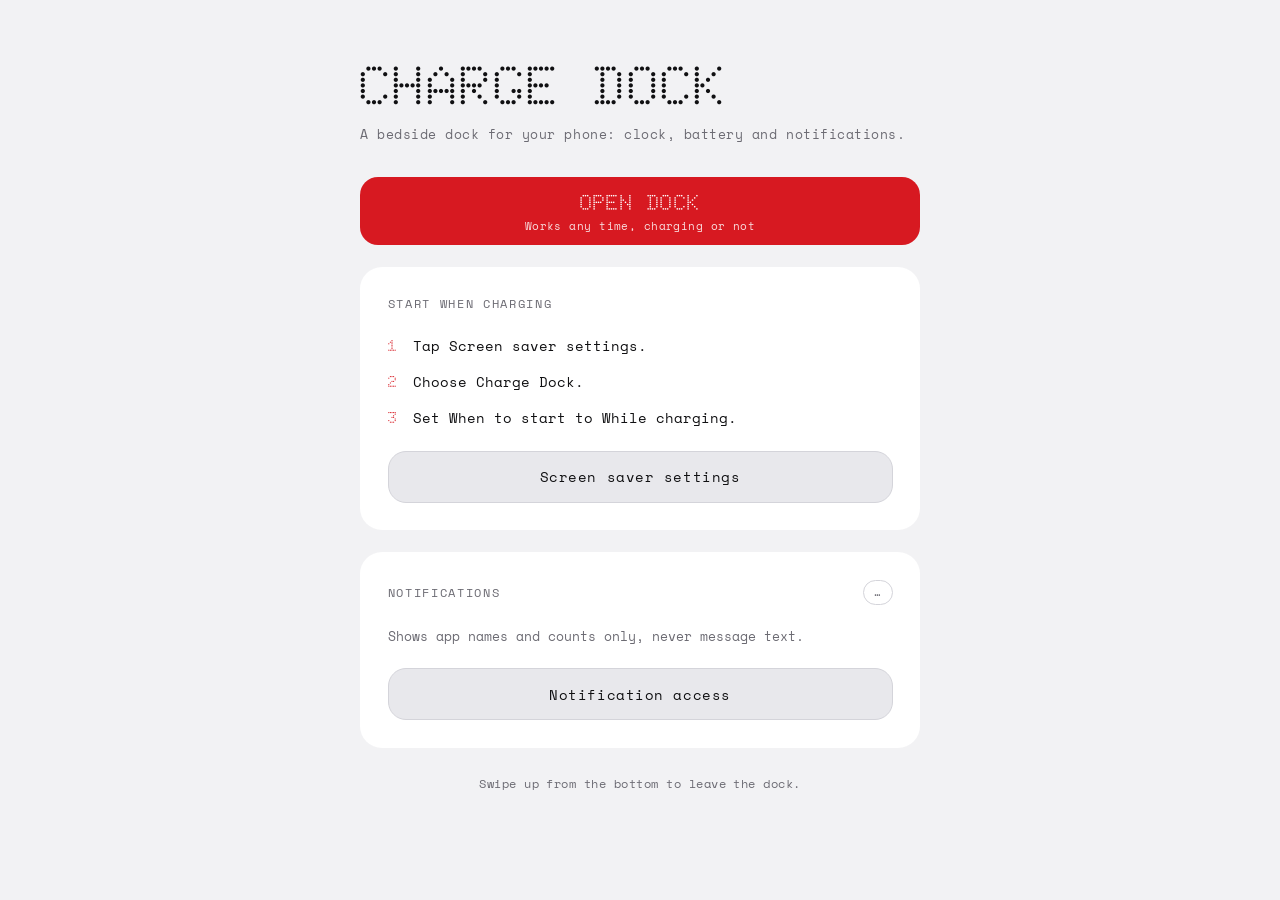
<file: web/setup.html>
<!doctype html>
<html lang="en">
<head>
<meta charset="utf-8">
<meta name="viewport" content="width=device-width, initial-scale=1, viewport-fit=cover">
<title>Charge Dock</title>
<link rel="stylesheet" href="fonts/fonts.css">
<style>
  /* The app's own front page. Same look as the dock: black, dot-matrix type, Nothing red. */
  :root {
    --bg: #050506; --surface: #121214; --surface-2: #1b1b1e; --line: #26262a;
    --fg: #f4f3f0; --muted: #7a7980; --accent: #d71921; --on-accent: #ffffff; --good: #5be28c;
    --font: "Space Mono", ui-monospace, "SF Mono", Menlo, monospace;
    --dot: "Doto", "Space Mono", ui-monospace, monospace;
    --gap: clamp(14px, 4vw, 22px);
    --side: max(var(--gap), env(safe-area-inset-left, 0px), env(safe-area-inset-right, 0px));   /* equal on both sides so the page sits centred */
    color-scheme: dark;
  }
  :root[data-theme="light"] { --bg: #f2f2f4; --surface: #ffffff; --surface-2: #e8e8ec; --line: #d4d4da; --fg: #101012; --muted: #6c6b73; --good: #1f9d55; color-scheme: light; }
  * { box-sizing: border-box; margin: 0; }
  html { -webkit-tap-highlight-color: transparent; }
  body { background: var(--bg); color: var(--fg); font-family: var(--font); -webkit-user-select: none; user-select: none;
    padding: max(40px, calc(var(--gap) * 2.6), env(safe-area-inset-top, 0px)) var(--side) max(var(--gap), env(safe-area-inset-bottom, 0px)) var(--side); }
  .wrap { max-width: 560px; margin-inline: auto; display: grid; gap: var(--gap); }
  header { display: grid; gap: calc(var(--gap) * .4); padding-bottom: calc(var(--gap) * .5); }
  #title { font-family: var(--dot); font-variation-settings: "ROND" 100; font-weight: 700; font-size: clamp(34px, 11vw, 56px); line-height: 1.05; letter-spacing: -.01em; text-transform: uppercase; }
  .lead { color: var(--muted); font-size: 13px; letter-spacing: .04em; line-height: 1.5; }
  button { font: inherit; color: inherit; border: 0; cursor: pointer; width: 100%; border-radius: 18px; min-height: 52px; padding: 0 1.2em; letter-spacing: .04em; font-size: 14px; }
  button:focus-visible { outline: 2px solid var(--accent); outline-offset: 3px; }
  button:active { filter: brightness(1.15); }
  #openDock { min-height: 68px; background: var(--accent); color: var(--on-accent); display: grid; gap: .15em; place-content: center; text-align: center; }
  #openDock b { font-family: var(--dot); font-variation-settings: "ROND" 100; font-weight: 700; font-size: 22px; letter-spacing: .02em; text-transform: uppercase; }
  #openDock small { font-size: 11px; opacity: .85; letter-spacing: .04em; }
  .card { background: var(--surface); border-radius: 22px; padding: calc(var(--gap) * 1.25); display: grid; gap: var(--gap); }
  .card-head { display: flex; align-items: center; justify-content: space-between; gap: 12px; }
  h2 { font-weight: 400; font-size: 12px; letter-spacing: .14em; text-transform: uppercase; color: var(--muted); }
  ol { list-style: none; padding: 0; display: grid; gap: .8em; counter-reset: step; }
  ol li { counter-increment: step; display: grid; grid-template-columns: 1.8em 1fr; align-items: baseline; font-size: 14px; line-height: 1.45; }
  ol li::before { content: counter(step); font-family: var(--dot); font-variation-settings: "ROND" 100; font-weight: 700; color: var(--accent); font-size: 16px; }
  .card p { color: var(--muted); font-size: 13px; line-height: 1.5; }
  .secondary { background: var(--surface-2); border: 1px solid var(--line); }
  #notifStatus { padding: .3em .9em; border-radius: 99px; border: 1px solid var(--line); font-size: 11px; letter-spacing: .1em; text-transform: uppercase; color: var(--muted); }
  #notifStatus[data-state="on"] { color: var(--good); border-color: var(--good); }
  #notifStatus[data-state="off"] { color: var(--accent); border-color: var(--accent); }
  .tip { color: var(--muted); font-size: 12px; letter-spacing: .04em; text-align: center; line-height: 1.5; padding-block: calc(var(--gap) * .25); }
</style>
</head>
<body>
<main class="wrap">
  <header>
    <h1 id="title">Charge Dock</h1>
    <p class="lead">A bedside dock for your phone: clock, battery and notifications.</p>
  </header>

  <button id="openDock"><b>Open dock</b><small>Works any time, charging or not</small></button>

  <section class="card" id="startCard">
    <div class="card-head"><h2>Start when charging</h2></div>
    <ol>
      <li>Tap Screen saver settings.</li>
      <li>Choose Charge Dock.</li>
      <li>Set When to start to While charging.</li>
    </ol>
    <button class="secondary" id="screenSaver">Screen saver settings</button>
  </section>

  <section class="card" id="notifCard">
    <div class="card-head"><h2>Notifications</h2><span id="notifStatus" data-state="unknown">&hellip;</span></div>
    <p>Shows app names and counts only, never message text.</p>
    <button class="secondary" id="notifAccess">Notification access</button>
  </section>

  <p class="tip">Swipe up from the bottom to leave the dock.</p>
</main>

<script src="dock-logic.js"></script>
<script>
  const $ = id => document.getElementById(id);
  // ---- theme: the same saved choice as the dock (dark, light or the phone's), and the same accent colour ----
  let S;
  try { S = DockLogic.normalizeSettings(JSON.parse(localStorage.getItem('charge-dock-settings'))); }
  catch (e) { S = DockLogic.normalizeSettings(null); }
  let systemDark = true, systemFromApp = false;
  function paint() {
    const resolved = DockLogic.resolveTheme(S.theme, systemDark, false);
    const accent = DockLogic.visibleAccent(S.accent, resolved), root = document.documentElement;
    root.dataset.theme = resolved;
    root.style.setProperty('--accent', accent);
    root.style.setProperty('--on-accent', DockLogic.onAccent(accent));
    const h = window.SetupHost;
    if (h && typeof h.setTheme === 'function') h.setTheme(resolved === 'dark');   // lets the app colour the status bar to match
  }
  try {
    const mq = matchMedia('(prefers-color-scheme: dark)');
    systemDark = mq.matches;
    mq.addEventListener('change', e => { if (systemFromApp) return; systemDark = e.matches; paint(); });
  } catch (e) {}
  window.setSystemTheme = isDark => { systemFromApp = true; systemDark = !!isDark; paint(); };
  paint();

  // The Android app provides window.SetupHost; in a plain browser the buttons simply do nothing.
  const call = name => () => { const h = window.SetupHost; if (h && typeof h[name] === 'function') h[name](); };
  $('openDock').onclick = call('openDock');
  $('screenSaver').onclick = call('openScreenSaverSettings');
  $('notifAccess').onclick = call('openNotificationAccess');
  // The app reports whether notification access is granted, on load and each time you come back to this page.
  window.setNotificationAccess = granted => {
    const el = $('notifStatus');
    el.dataset.state = granted ? 'on' : 'off';
    el.textContent = granted ? 'On' : 'Off';
  };
</script>
</body>
</html>
</file>
<file: web/fonts/fonts.css>
/* Doto 400 latin */
@font-face {
  font-family: 'Doto';
  font-style: normal;
  font-weight: 400;
  font-display: swap;
  src: url(doto-400.woff2) format('woff2');
  unicode-range: U+0000-00FF, U+0131, U+0152-0153, U+02BB-02BC, U+02C6, U+02DA, U+02DC, U+0304, U+0308, U+0329, U+2000-206F, U+20AC, U+2122, U+2191, U+2193, U+2212, U+2215, U+FEFF, U+FFFD;
}

/* Doto 700 latin */
@font-face {
  font-family: 'Doto';
  font-style: normal;
  font-weight: 700;
  font-display: swap;
  src: url(doto-700.woff2) format('woff2');
  unicode-range: U+0000-00FF, U+0131, U+0152-0153, U+02BB-02BC, U+02C6, U+02DA, U+02DC, U+0304, U+0308, U+0329, U+2000-206F, U+20AC, U+2122, U+2191, U+2193, U+2212, U+2215, U+FEFF, U+FFFD;
}

/* Space Mono 400 latin */
@font-face {
  font-family: 'Space Mono';
  font-style: normal;
  font-weight: 400;
  font-display: swap;
  src: url(space-mono-400.woff2) format('woff2');
  unicode-range: U+0000-00FF, U+0131, U+0152-0153, U+02BB-02BC, U+02C6, U+02DA, U+02DC, U+0304, U+0308, U+0329, U+2000-206F, U+20AC, U+2122, U+2191, U+2193, U+2212, U+2215, U+FEFF, U+FFFD;
}

/* Space Mono 700 latin */
@font-face {
  font-family: 'Space Mono';
  font-style: normal;
  font-weight: 700;
  font-display: swap;
  src: url(space-mono-700.woff2) format('woff2');
  unicode-range: U+0000-00FF, U+0131, U+0152-0153, U+02BB-02BC, U+02C6, U+02DA, U+02DC, U+0304, U+0308, U+0329, U+2000-206F, U+20AC, U+2122, U+2191, U+2193, U+2212, U+2215, U+FEFF, U+FFFD;
}
</file>
